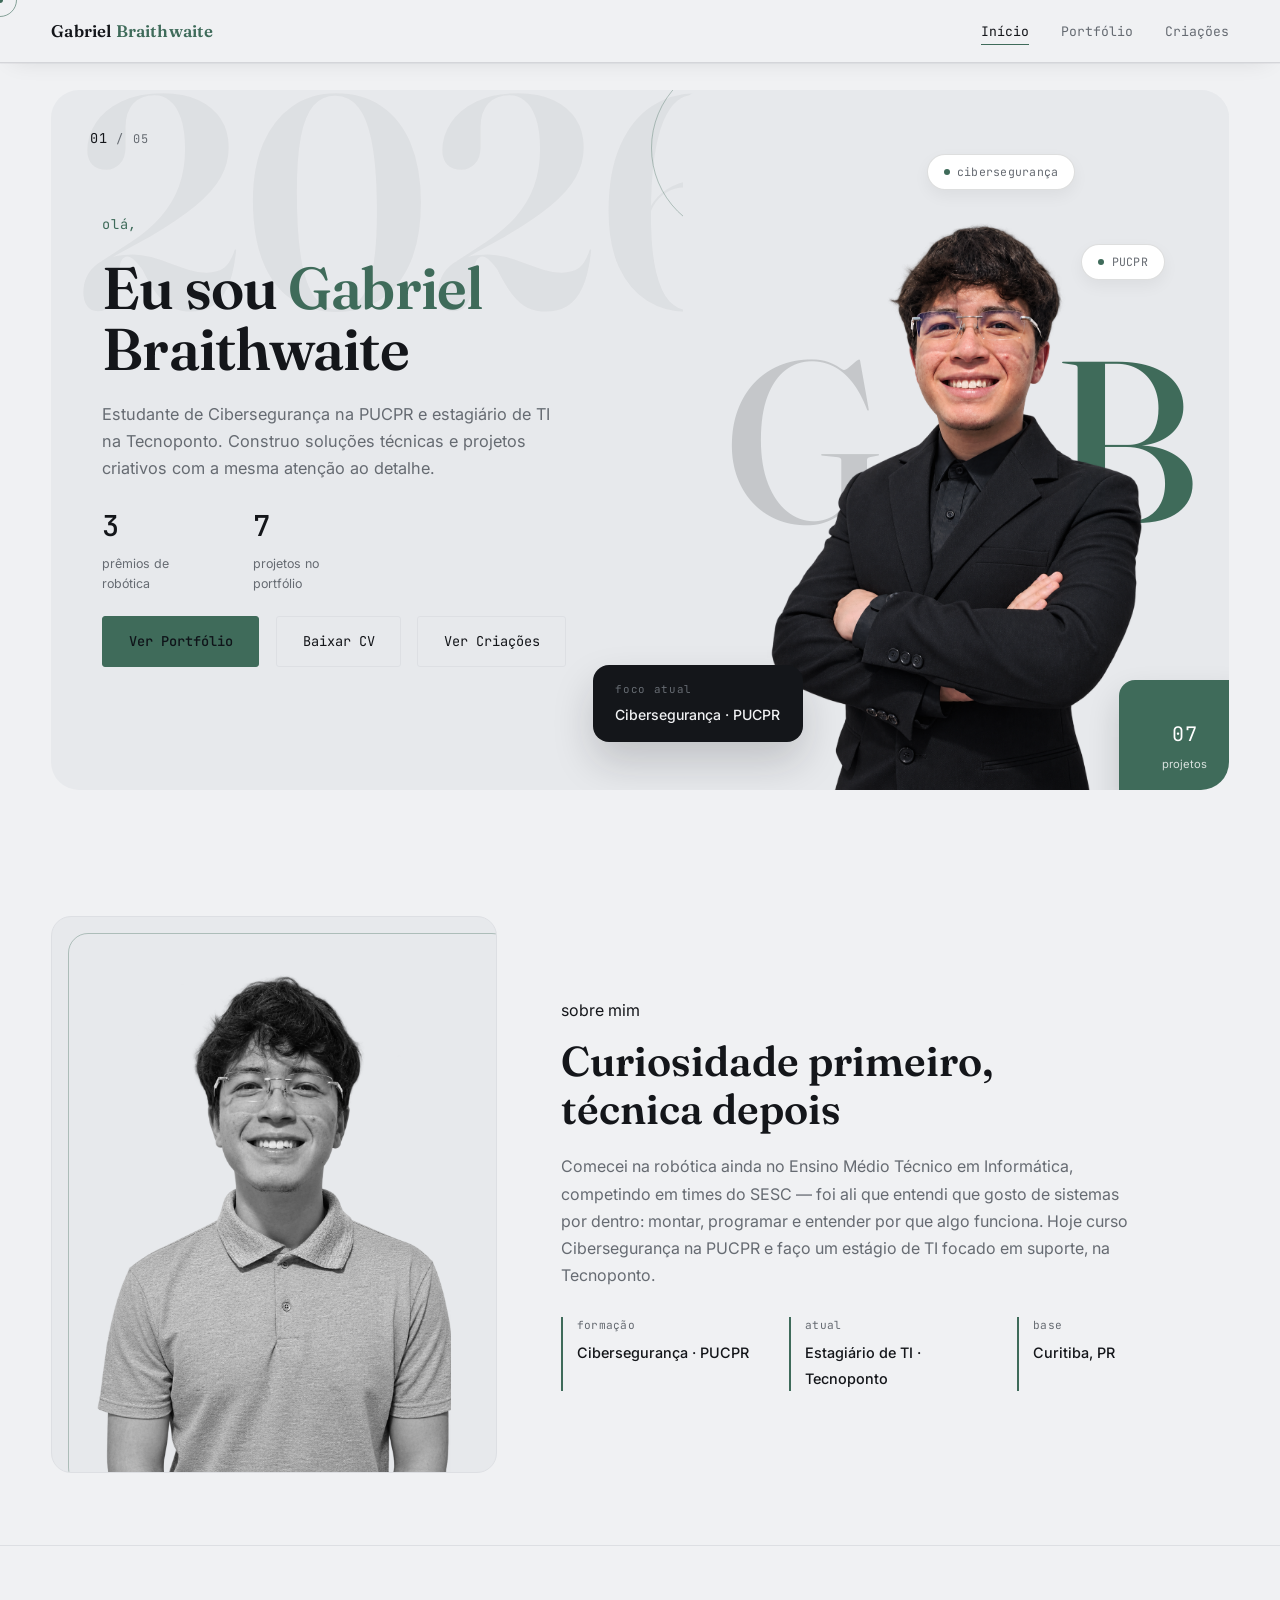
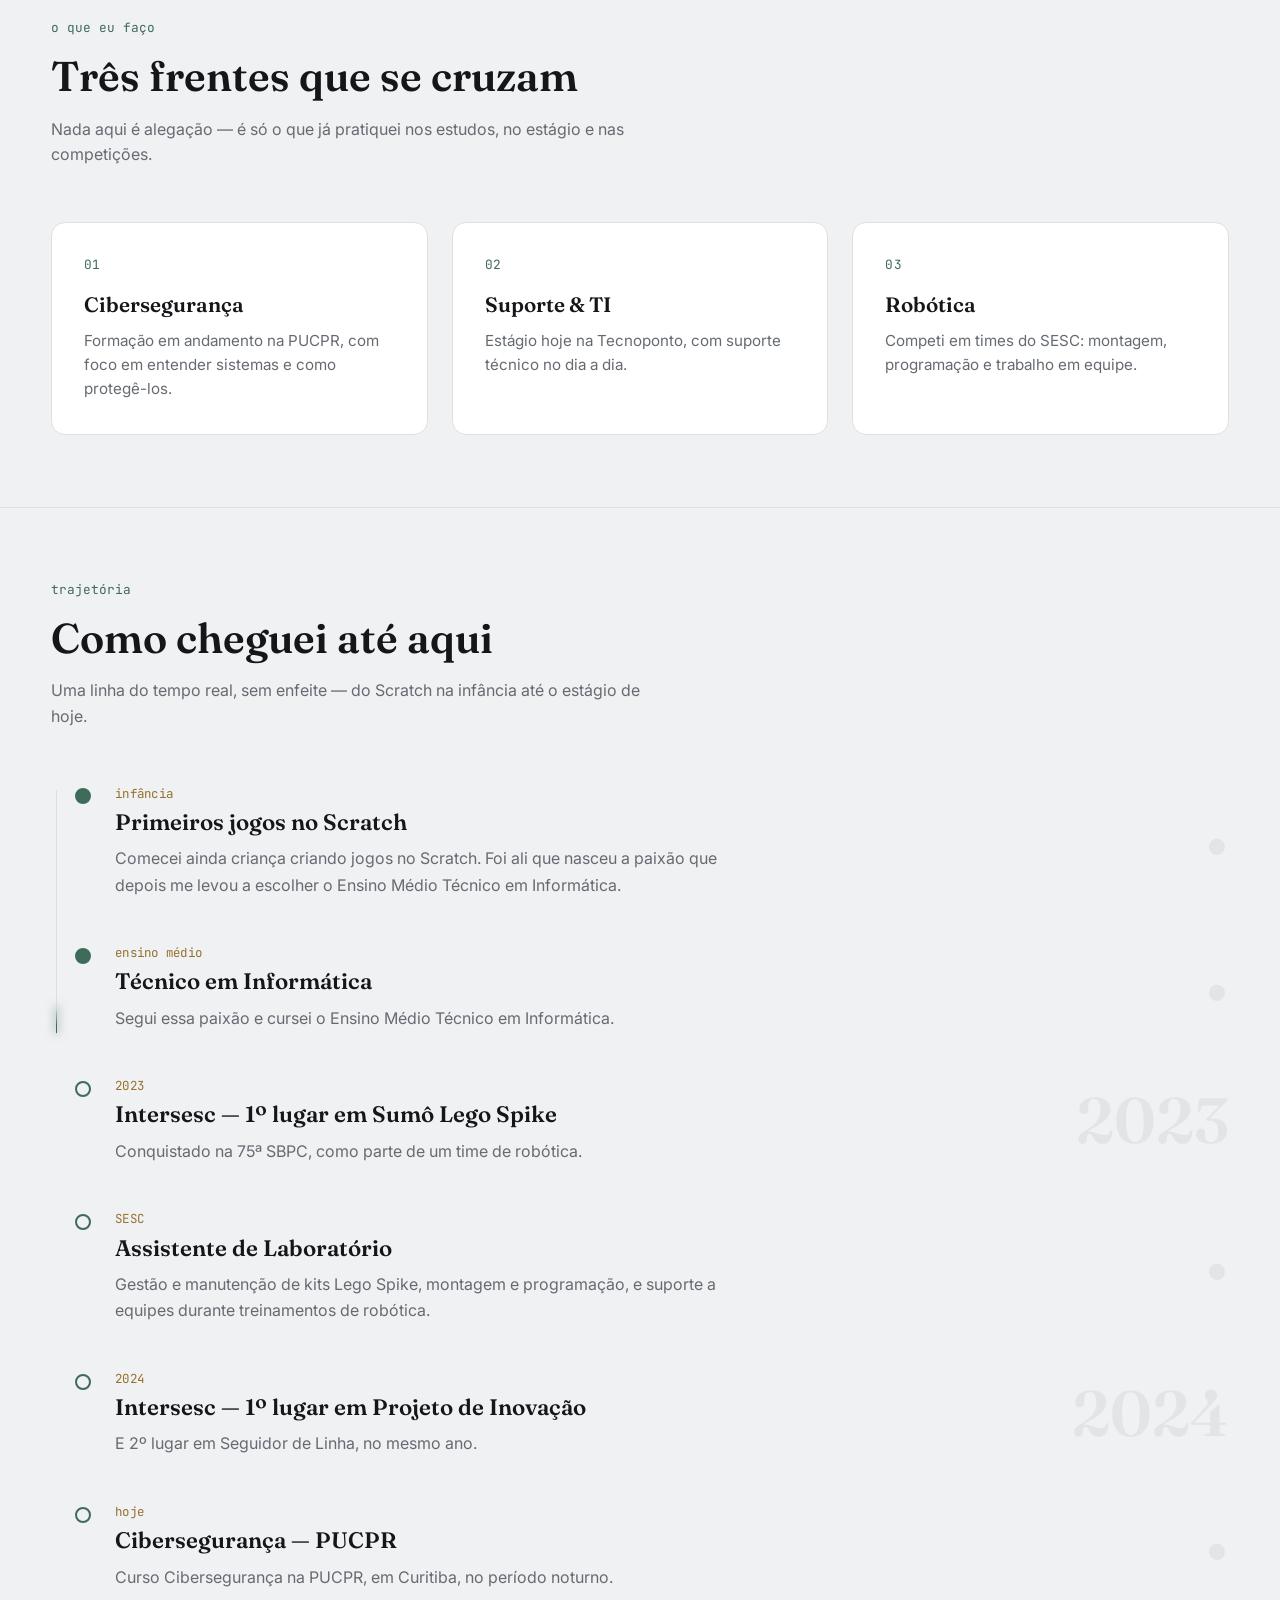
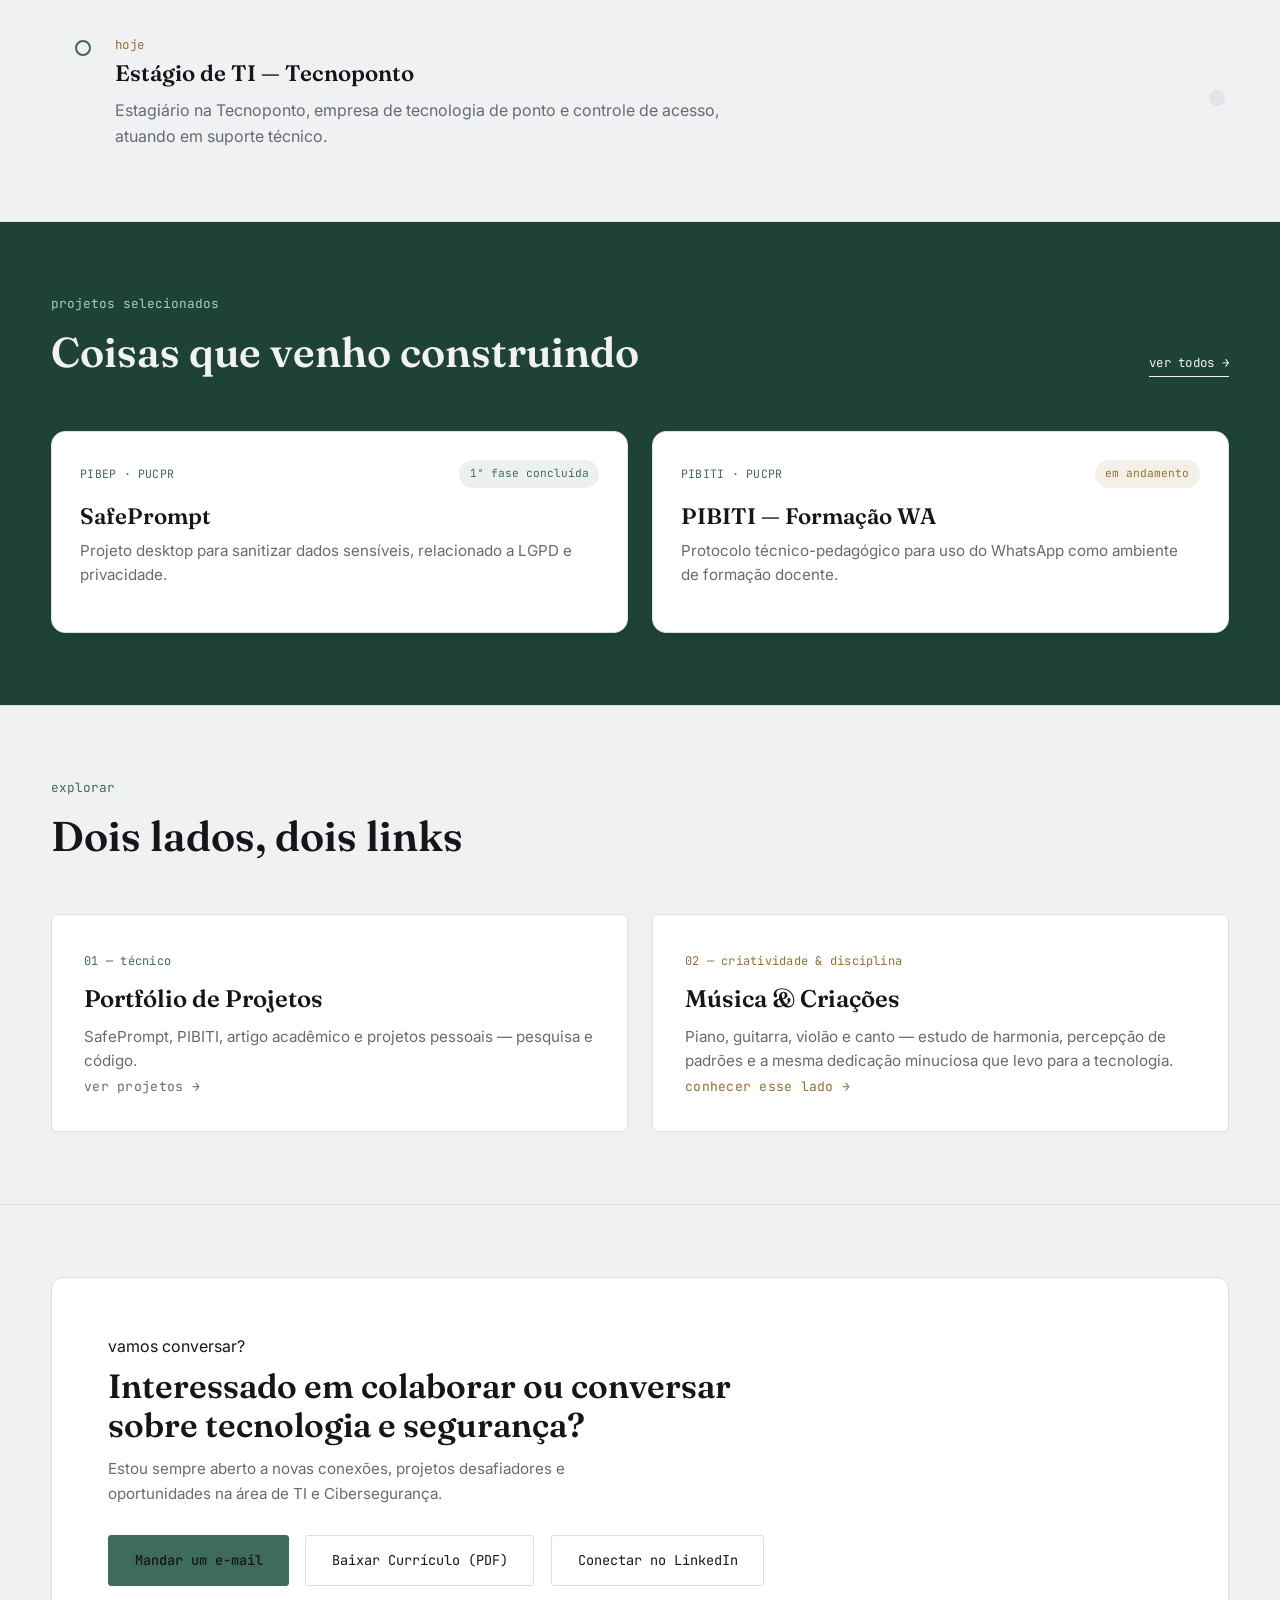
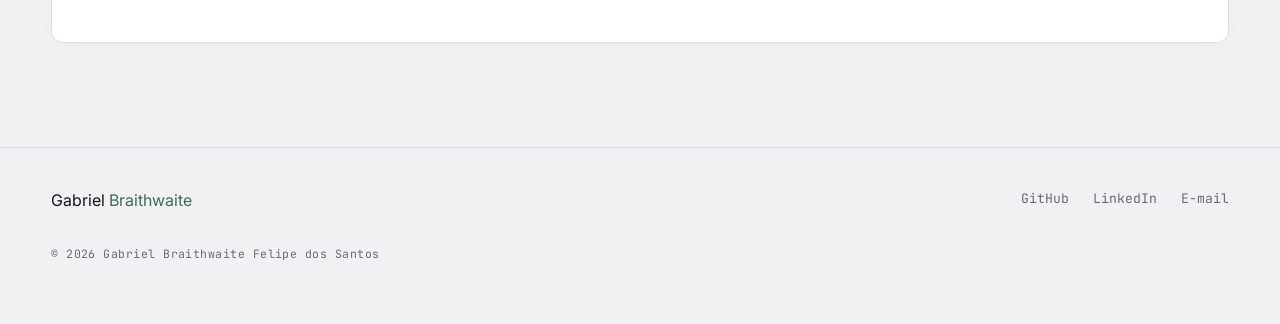
<file: index.html>
<!DOCTYPE html>
<html lang="pt-BR">
<head>
  <meta charset="UTF-8" />
  <meta name="viewport" content="width=device-width, initial-scale=1.0" />
  <title>Gabriel Braithwaite Felipe dos Santos — Portfólio</title>
  <meta name="description" content="Gabriel Braithwaite Felipe dos Santos — estudante de Cibersegurança na PUCPR e estagiário de TI. Portfólio de projetos e trajetória." />
  <link rel="icon" type="image/svg+xml" href="assets/images/favicon.svg" />
  <meta property="og:type" content="website" />
  <meta property="og:title" content="Gabriel Braithwaite Felipe dos Santos — Portfólio" />
  <meta property="og:description" content="Estudante de Cibersegurança na PUCPR e estagiário de TI. Portfólio de projetos técnicos e trajetória." />
  <meta property="og:url" content="https://gabrielbraithwaitesantos.github.io/portfolio/" />
  <meta property="og:image" content="https://gabrielbraithwaitesantos.github.io/portfolio/assets/images/gabriel.png" />
  <meta name="twitter:card" content="summary_large_image" />
  <link rel="stylesheet" href="css/style.css" />
  <link rel="stylesheet" href="css/animations.css" />
</head>
<body>

  <nav class="site-nav">
    <div class="wrap">
      <a href="index.html" class="brand">Gabriel <span>Braithwaite</span></a>
      <ul class="nav-links">
        <li><a href="index.html" class="active">Início</a></li>
        <li><a href="portfolio/index.html">Portfólio</a></li>
        <li><a href="criacoes/index.html">Criações</a></li>
      </ul>
    </div>
  </nav>

  <header class="hero">
    <div class="wrap">
      <div class="hero-card">
        <!-- ano gigante decorativo, atrás de tudo -->
        <span class="hero-decor-year" aria-hidden="true">2026</span>

        <!-- número/paginação solta, canto superior esquerdo -->
        <div class="hero-index mono">
          <span class="hero-index-num">01</span>
          <span class="hero-index-total">/ 05</span>
        </div>

        <!-- pill solta, canto superior direito -->
        <span class="hero-tag hero-tag-1 mono"><i></i>cibersegurança</span>

        <!-- pill solta, sobre a composição central -->
        <span class="hero-tag hero-tag-2 mono"><i></i>PUCPR</span>

        <!-- card escuro flutuante com o foco atual -->
        <div class="hero-focus-card">
          <span class="hero-focus-label mono">foco atual</span>
          <span class="hero-focus-value">Cibersegurança · PUCPR</span>
        </div>

        <div class="hero-content">
          <span class="hero-hello mono">olá,</span>
          <h1 class="hero-title">Eu sou <span class="accent-word">Gabriel</span> Braithwaite</h1>
          <p class="hero-caption">
            Estudante de Cibersegurança na PUCPR e estagiário de TI na Tecnoponto. Construo
            soluções técnicas e projetos criativos com a mesma atenção ao detalhe.
          </p>
          <div class="hero-stats">
            <div>
              <span class="stat-num mono">3</span>
              <span class="stat-label">prêmios de robótica</span>
            </div>
            <div>
              <span class="stat-num mono">7</span>
              <span class="stat-label">projetos no portfólio</span>
            </div>
          </div>
          <div class="hero-cta cta-row">
            <a href="portfolio/index.html" class="btn btn-primary">Ver Portfólio</a>
            <a href="assets/curriculo-gabriel-braithwaite.pdf" target="_blank" class="btn btn-ghost">Baixar CV</a>
            <a href="criacoes/index.html" class="btn btn-ghost">Ver Criações</a>
          </div>
        </div>

        <div class="hero-visual" aria-hidden="true">
          <div class="hero-visual-ring"></div>
          <div class="hero-visual-frame">
            <span class="hero-visual-word hero-visual-word-g mono" aria-hidden="true">G</span>
            <span class="hero-visual-word hero-visual-word-accent mono" aria-hidden="true">B</span>
            <img class="hero-visual-photo" src="assets/images/gabriel.png" alt="Gabriel Braithwaite Felipe dos Santos">
          </div>
          <div class="hero-visual-badge">
            <span class="mono">07</span>
            <span>projetos</span>
          </div>
        </div>
      </div>
    </div>
  </header>

  <section id="sobre">
    <div class="wrap">
      <div class="about-grid">
        <div class="about-visual" data-reveal aria-hidden="true">
          <img class="about-visual-photo" src="assets/images/gabriel-sobre.png" alt="Gabriel Braithwaite Felipe dos Santos">
        </div>
        <div class="about-content" data-reveal>
          <span class="kicker">sobre mim</span>
          <h2>Curiosidade primeiro, técnica depois</h2>
          <p>
            Comecei na robótica ainda no Ensino Médio Técnico em Informática, competindo em times
            do SESC — foi ali que entendi que gosto de sistemas por dentro: montar, programar e
            entender por que algo funciona. Hoje curso Cibersegurança na PUCPR e faço um estágio de
            TI focado em suporte, na Tecnoponto.
          </p>
          <div class="about-facts">
            <div>
              <span class="fact-label mono">formação</span>
              <span class="fact-value">Cibersegurança · PUCPR</span>
            </div>
            <div>
              <span class="fact-label mono">atual</span>
              <span class="fact-value">Estagiário de TI · Tecnoponto</span>
            </div>
            <div>
              <span class="fact-label mono">base</span>
              <span class="fact-value">Curitiba, PR</span>
            </div>
          </div>
        </div>
      </div>
    </div>
  </section>

  <section id="o-que-faco">
    <div class="wrap">
      <div class="section-head" data-reveal>
        <span class="kicker">o que eu faço</span>
        <h2>Três frentes que se cruzam</h2>
        <p>Nada aqui é alegação — é só o que já pratiquei nos estudos, no estágio e nas competições.</p>
      </div>

      <div class="skills-grid" data-reveal-group>
        <div class="skill-card" data-reveal>
          <span class="skill-num mono">01</span>
          <h3>Cibersegurança</h3>
          <p>Formação em andamento na PUCPR, com foco em entender sistemas e como protegê-los.</p>
        </div>
        <div class="skill-card" data-reveal>
          <span class="skill-num mono">02</span>
          <h3>Suporte &amp; TI</h3>
          <p>Estágio hoje na Tecnoponto, com suporte técnico no dia a dia.</p>
        </div>
        <div class="skill-card" data-reveal>
          <span class="skill-num mono">03</span>
          <h3>Robótica</h3>
          <p>Competi em times do SESC: montagem, programação e trabalho em equipe.</p>
        </div>
      </div>
    </div>
  </section>

  <section id="trajetoria">
    <div class="wrap">
      <div class="section-head" data-reveal>
        <span class="kicker">trajetória</span>
        <h2>Como cheguei até aqui</h2>
        <p>Uma linha do tempo real, sem enfeite — do Scratch na infância até o estágio de hoje.</p>
      </div>

      <div class="timeline" data-reveal-group>
        <div class="timeline-item" data-reveal>
          <span class="timeline-marker"></span>
          <div class="timeline-item-body">
            <span class="t-year mono">infância</span>
            <h3>Primeiros jogos no Scratch</h3>
            <p>
              Comecei ainda criança criando jogos no Scratch. Foi ali que nasceu a paixão que depois
              me levou a escolher o Ensino Médio Técnico em Informática.
            </p>
          </div>
          <span class="timeline-item-year-decor" aria-hidden="true">•</span>
        </div>

        <div class="timeline-item" data-reveal>
          <span class="timeline-marker"></span>
          <div class="timeline-item-body">
            <span class="t-year mono">ensino médio</span>
            <h3>Técnico em Informática</h3>
            <p>Segui essa paixão e cursei o Ensino Médio Técnico em Informática.</p>
          </div>
          <span class="timeline-item-year-decor" aria-hidden="true">•</span>
        </div>

        <div class="timeline-item highlight" data-reveal>
          <span class="timeline-marker"></span>
          <div class="timeline-item-body">
            <span class="t-year mono">2023</span>
            <h3>Intersesc — 1º lugar em Sumô Lego Spike</h3>
            <p>Conquistado na 75ª SBPC, como parte de um time de robótica.</p>
          </div>
          <span class="timeline-item-year-decor">2023</span>
        </div>

        <div class="timeline-item" data-reveal>
          <span class="timeline-marker"></span>
          <div class="timeline-item-body">
            <span class="t-year mono">SESC</span>
            <h3>Assistente de Laboratório</h3>
            <p>
              Gestão e manutenção de kits Lego Spike, montagem e programação, e suporte a equipes
              durante treinamentos de robótica.
            </p>
          </div>
          <span class="timeline-item-year-decor" aria-hidden="true">•</span>
        </div>

        <div class="timeline-item highlight" data-reveal>
          <span class="timeline-marker"></span>
          <div class="timeline-item-body">
            <span class="t-year mono">2024</span>
            <h3>Intersesc — 1º lugar em Projeto de Inovação</h3>
            <p>E 2º lugar em Seguidor de Linha, no mesmo ano.</p>
          </div>
          <span class="timeline-item-year-decor">2024</span>
        </div>

        <div class="timeline-item" data-reveal>
          <span class="timeline-marker"></span>
          <div class="timeline-item-body">
            <span class="t-year mono">hoje</span>
            <h3>Cibersegurança — PUCPR</h3>
            <p>Curso Cibersegurança na PUCPR, em Curitiba, no período noturno.</p>
          </div>
          <span class="timeline-item-year-decor" aria-hidden="true">•</span>
        </div>

        <div class="timeline-item highlight" data-reveal>
          <span class="timeline-marker"></span>
          <div class="timeline-item-body">
            <span class="t-year mono">hoje</span>
            <h3>Estágio de TI — Tecnoponto</h3>
            <p>
              Estagiário na Tecnoponto, empresa de tecnologia de ponto e controle de acesso,
              atuando em suporte técnico.
            </p>
          </div>
          <span class="timeline-item-year-decor" aria-hidden="true">•</span>
        </div>
      </div>
    </div>
  </section>

  <section id="projetos-destaque">
    <div class="wrap">
      <div class="section-head split" data-reveal>
        <div>
          <span class="kicker">projetos selecionados</span>
          <h2>Coisas que venho construindo</h2>
        </div>
        <a href="portfolio/index.html" class="see-all mono">ver todos →</a>
      </div>

      <div class="featured-grid" data-reveal-group>
        <a href="portfolio/index.html#safeprompt" class="featured-card" data-reveal>
          <div class="featured-top">
            <span class="mono">PIBEP · PUCPR</span>
            <span class="status-badge done">1ª fase concluída</span>
          </div>
          <h3>SafePrompt</h3>
          <p>Projeto desktop para sanitizar dados sensíveis, relacionado a LGPD e privacidade.</p>
          <span class="featured-card-hint">ver no portfólio →</span>
        </a>

        <a href="portfolio/index.html#pibiti" class="featured-card" data-reveal>
          <div class="featured-top">
            <span class="mono">PIBITI · PUCPR</span>
            <span class="status-badge progress">em andamento</span>
          </div>
          <h3>PIBITI — Formação WA</h3>
          <p>Protocolo técnico-pedagógico para uso do WhatsApp como ambiente de formação docente.</p>
          <span class="featured-card-hint">ver no portfólio →</span>
        </a>
      </div>
    </div>
  </section>

  <section id="explorar">
    <div class="wrap">
      <div class="section-head" data-reveal>
        <span class="kicker">explorar</span>
        <h2>Dois lados, dois links</h2>
      </div>

      <div class="preview-links">
        <a href="portfolio/index.html" class="preview-card" data-reveal>
          <span class="mono">01 — técnico</span>
          <h3>Portfólio de Projetos</h3>
          <p>SafePrompt, PIBITI, artigo acadêmico e projetos pessoais — pesquisa e código.</p>
          <span class="go mono">ver projetos →</span>
        </a>

        <a href="criacoes/index.html" class="preview-card warm" data-reveal>
          <span class="mono">02 — criatividade &amp; disciplina</span>
          <h3>Música &amp; Criações</h3>
          <p>Piano, guitarra, violão e canto — estudo de harmonia, percepção de padrões e a mesma dedicação minuciosa que levo para a tecnologia.</p>
          <span class="go mono">conhecer esse lado →</span>
        </a>
      </div>
    </div>
  </section>

  <section id="contato">
    <div class="wrap">
      <div class="contact-card" data-reveal>
        <span class="kicker">vamos conversar?</span>
        <h2>Interessado em colaborar ou conversar sobre tecnologia e segurança?</h2>
        <p>
          Estou sempre aberto a novas conexões, projetos desafiadores e oportunidades na área de TI
          e Cibersegurança.
        </p>
        <div class="contact-actions cta-row">
          <a href="mailto:gabriel.braithwaite.santos@gmail.com" class="btn btn-primary">Mandar um e-mail</a>
          <a href="assets/curriculo-gabriel-braithwaite.pdf" target="_blank" class="btn btn-ghost">Baixar Currículo (PDF)</a>
          <a href="https://www.linkedin.com/in/gabrielbraithwaitefelipe/" target="_blank" rel="noopener" class="btn btn-ghost">Conectar no LinkedIn</a>
        </div>
      </div>
    </div>
  </section>

  <footer>
    <div class="wrap">
      <div class="foot-top">
        <a href="index.html" class="brand">Gabriel <span style="color: var(--accent)">Braithwaite</span></a>
        <div class="foot-links">
          <!-- Edite/adicione seus links de contato aqui (e-mail, LinkedIn, GitHub, etc) -->
          <a href="https://github.com/gabrielbraithwaitesantos" target="_blank" rel="noopener">GitHub</a>
          <a href="https://www.linkedin.com/in/gabrielbraithwaitefelipe/" target="_blank" rel="noopener">LinkedIn</a>
          <a href="mailto:gabriel.braithwaite.santos@gmail.com">E-mail</a>
        </div>
      </div>
      <span class="footer-name mono">© 2026 Gabriel Braithwaite Felipe dos Santos</span>
    </div>
  </footer>

  <script src="js/cursor.js"></script>
  <script src="js/scroll-reveal.js"></script>
  <script src="js/interactions.js"></script>
</body>
</html>
</file>
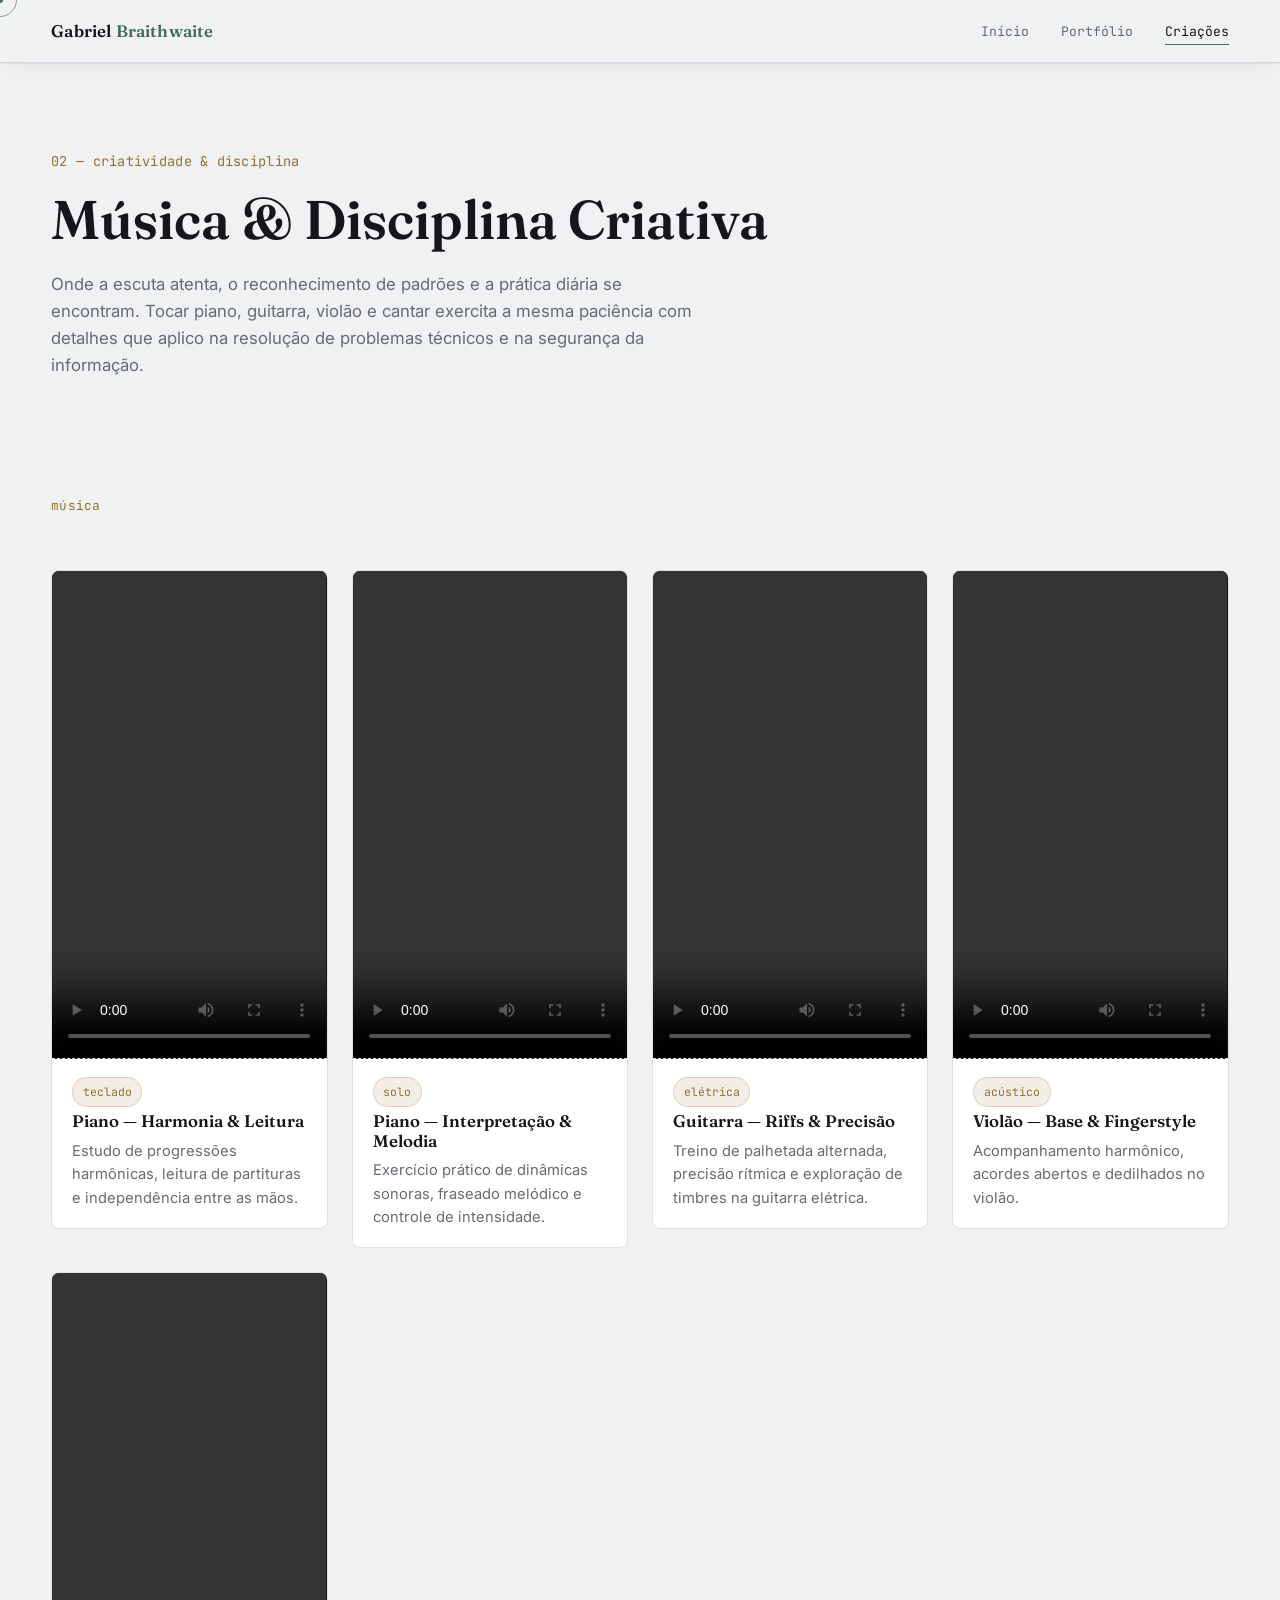
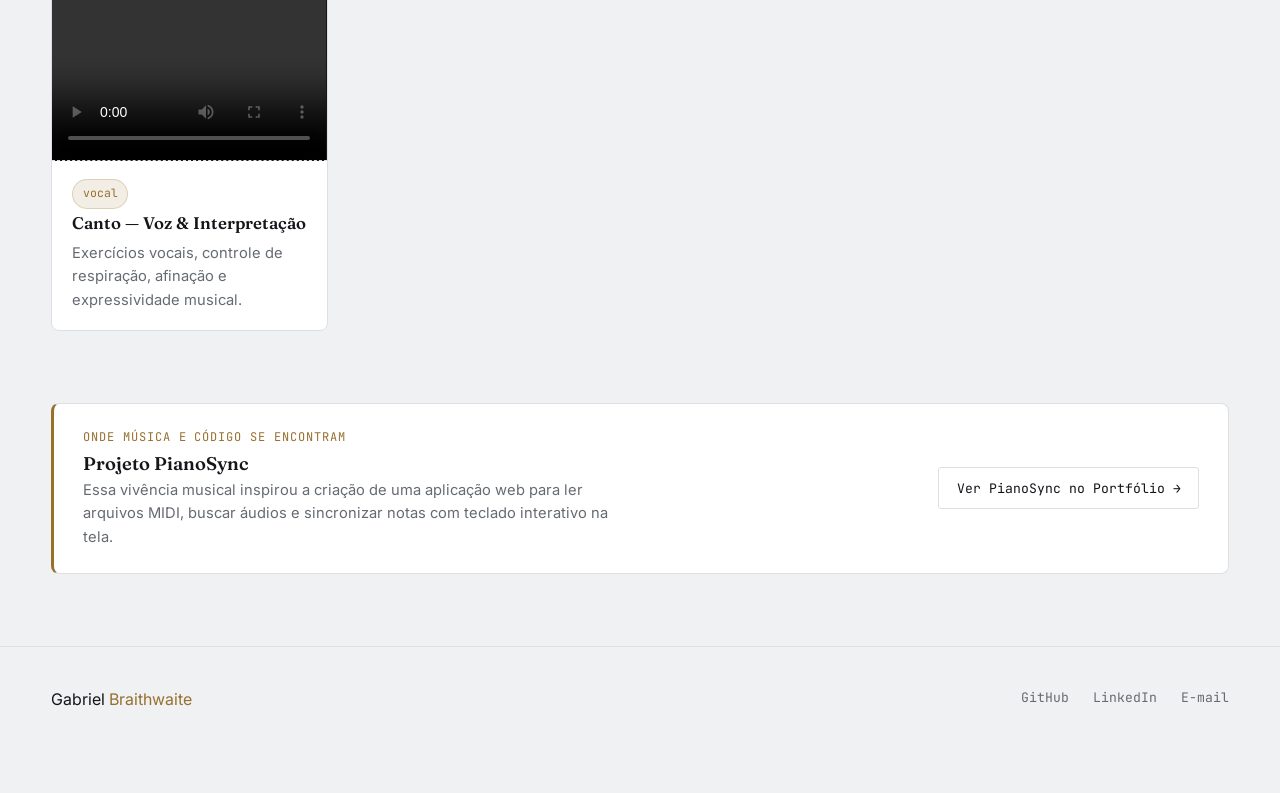
<file: criacoes/index.html>
<!DOCTYPE html>
<html lang="pt-BR">
<head>
  <meta charset="UTF-8" />
  <meta name="viewport" content="width=device-width, initial-scale=1.0" />
  <title>Criações — Gabriel Braithwaite Felipe dos Santos</title>
  <meta name="description" content="Coleção de criações pessoais de Gabriel Braithwaite Felipe dos Santos: música, piano, guitarra, violão e projetos criativos." />
  <link rel="icon" type="image/svg+xml" href="../assets/images/favicon.svg" />
  <meta property="og:type" content="website" />
  <meta property="og:title" content="Criações Pessoais — Gabriel Braithwaite" />
  <meta property="og:description" content="Música, piano, guitarra, violão e criações de Gabriel Braithwaite." />
  <meta property="og:url" content="https://gabrielbraithwaitesantos.github.io/portfolio/criacoes/" />
  <meta property="og:image" content="https://gabrielbraithwaitesantos.github.io/portfolio/assets/images/gabriel.png" />
  <meta name="twitter:card" content="summary_large_image" />
  <link rel="stylesheet" href="../css/style.css" />
  <link rel="stylesheet" href="../css/animations.css" />
</head>
<body>

  <nav class="site-nav">
    <div class="wrap">
      <a href="../index.html" class="brand">Gabriel <span>Braithwaite</span></a>
      <ul class="nav-links">
        <li><a href="../index.html">Início</a></li>
        <li><a href="../portfolio/index.html">Portfólio</a></li>
        <li><a href="index.html" class="active">Criações</a></li>
      </ul>
    </div>
  </nav>

  <header class="page-head warm">
    <div class="wrap">
      <span class="kicker mono">02 — criatividade &amp; disciplina</span>
      <h1>Música &amp; Disciplina Criativa</h1>
      <p>
        Onde a escuta atenta, o reconhecimento de padrões e a prática diária se encontram.
        Tocar piano, guitarra, violão e cantar exercita a mesma paciência com detalhes que aplico
        na resolução de problemas técnicos e na segurança da informação.
      </p>
    </div>
  </header>

  <section>
    <div class="wrap">
      <div class="section-head" data-reveal>
        <span class="kicker mono" style="color: var(--accent-warm)">música</span>
      </div>

      <div class="creation-grid" data-reveal-group>

        <article class="creation-card" data-reveal>
          <div class="creation-media">
            <video src="../assets/videos/criacoes/piano-1.mp4" controls playsinline preload="metadata"></video>
          </div>
          <div class="creation-body">
            <div class="card-top" style="margin-bottom: 0.35rem;">
              <span class="tag" style="background: rgba(150, 112, 47, 0.12); color: var(--accent-warm); border-color: rgba(150, 112, 47, 0.25);">teclado</span>
            </div>
            <h3>Piano — Harmonia &amp; Leitura</h3>
            <p>Estudo de progressões harmônicas, leitura de partituras e independência entre as mãos.</p>
          </div>
        </article>

        <article class="creation-card" data-reveal>
          <div class="creation-media">
            <video src="../assets/videos/criacoes/piano-2.mp4" controls playsinline preload="metadata"></video>
          </div>
          <div class="creation-body">
            <div class="card-top" style="margin-bottom: 0.35rem;">
              <span class="tag" style="background: rgba(150, 112, 47, 0.12); color: var(--accent-warm); border-color: rgba(150, 112, 47, 0.25);">solo</span>
            </div>
            <h3>Piano — Interpretação &amp; Melodia</h3>
            <p>Exercício prático de dinâmicas sonoras, fraseado melódico e controle de intensidade.</p>
          </div>
        </article>

        <article class="creation-card" data-reveal>
          <div class="creation-media">
            <video src="../assets/videos/criacoes/guitarra.mp4" controls playsinline preload="metadata"></video>
          </div>
          <div class="creation-body">
            <div class="card-top" style="margin-bottom: 0.35rem;">
              <span class="tag" style="background: rgba(150, 112, 47, 0.12); color: var(--accent-warm); border-color: rgba(150, 112, 47, 0.25);">elétrica</span>
            </div>
            <h3>Guitarra — Riffs &amp; Precisão</h3>
            <p>Treino de palhetada alternada, precisão rítmica e exploração de timbres na guitarra elétrica.</p>
          </div>
        </article>

        <article class="creation-card" data-reveal>
          <div class="creation-media">
            <video src="../assets/videos/criacoes/violao.mp4" controls playsinline preload="metadata"></video>
          </div>
          <div class="creation-body">
            <div class="card-top" style="margin-bottom: 0.35rem;">
              <span class="tag" style="background: rgba(150, 112, 47, 0.12); color: var(--accent-warm); border-color: rgba(150, 112, 47, 0.25);">acústico</span>
            </div>
            <h3>Violão — Base &amp; Fingerstyle</h3>
            <p>Acompanhamento harmônico, acordes abertos e dedilhados no violão.</p>
          </div>
        </article>

        <article class="creation-card" data-reveal>
          <div class="creation-media">
            <video src="../assets/videos/criacoes/canto.mp4" controls playsinline preload="metadata"></video>
          </div>
          <div class="creation-body">
            <div class="card-top" style="margin-bottom: 0.35rem;">
              <span class="tag" style="background: rgba(150, 112, 47, 0.12); color: var(--accent-warm); border-color: rgba(150, 112, 47, 0.25);">vocal</span>
            </div>
            <h3>Canto — Voz &amp; Interpretação</h3>
            <p>Exercícios vocais, controle de respiração, afinação e expressividade musical.</p>
          </div>
        </article>

      </div>

      <div class="piano-bridge-card" data-reveal style="margin-top: 2.5rem; background: var(--surface); border: 1px solid var(--border); border-left: 3px solid var(--accent-warm); border-radius: 8px; padding: 1.5rem 1.8rem; display: flex; flex-wrap: wrap; align-items: center; justify-content: space-between; gap: 1rem;">
        <div>
          <span class="mono" style="font-size: 0.75rem; text-transform: uppercase; letter-spacing: 0.08em; color: var(--accent-warm); display: block; margin-bottom: 0.35rem;">onde música e código se encontram</span>
          <h3 style="font-size: 1.15rem; margin-bottom: 0.3rem;">Projeto PianoSync</h3>
          <p style="color: var(--text-dim); font-size: 0.92rem; max-width: 60ch;">Essa vivência musical inspirou a criação de uma aplicação web para ler arquivos MIDI, buscar áudios e sincronizar notas com teclado interativo na tela.</p>
        </div>
        <a href="../portfolio/index.html#pianosync" class="btn btn-ghost" style="font-size: 0.82rem; padding: 0.6rem 1.1rem; border-color: var(--border);">Ver PianoSync no Portfólio →</a>
      </div>
    </div>
  </section>

  <footer>
    <div class="wrap">
      <div class="foot-top">
        <a href="../index.html" class="brand">Gabriel <span style="color: var(--accent-warm)">Braithwaite</span></a>
        <div class="foot-links">
          <a href="https://github.com/gabrielbraithwaitesantos" target="_blank" rel="noopener">GitHub</a>
          <a href="https://www.linkedin.com/in/gabrielbraithwaitefelipe/" target="_blank" rel="noopener">LinkedIn</a>
          <a href="mailto:gabriel.braithwaite.santos@gmail.com">E-mail</a>
        </div>
      </div>
    </div>
  </footer>

  <script src="../js/cursor.js"></script>
  <script src="../js/scroll-reveal.js"></script>
  <script src="../js/interactions.js"></script>
</body>
</html>
</file>
<file: css/style.css>
/* ==========================================================================
   Gabriel Braithwaite Felipe dos Santos — Portfólio pessoal
   style.css — variáveis, reset, tipografia e layout base
   ========================================================================== */

@import url('https://fonts.googleapis.com/css2?family=Fraunces:opsz,wght@9..144,400;9..144,500;9..144,600&family=JetBrains+Mono:wght@400;500&family=Inter:wght@400;500;600&display=swap');

:root {
  /* Paleta — clara, split hero (fundo cinza bem suave + cards brancos) */
  --bg: #F0F1F3;
  --surface: #FFFFFF;
  --surface-hover: #E7E9EC;
  --text: #14161A;
  --text-dim: #666B72;
  --accent: #3F6B5A;      /* verde-azulado sóbrio — técnico */
  --accent-warm: #96702F; /* dourado escurecido p/ contraste no claro — musical/criativo */
  --border: #DDDFE3;

  /* tons decorativos de fundo (numerais/ano gigante) */
  --decor: #E2E4E8;

  /* Tipografia */
  --font-serif: 'Fraunces', Georgia, serif;
  --font-mono: 'JetBrains Mono', 'Courier New', monospace;
  --font-sans: 'Inter', -apple-system, BlinkMacSystemFont, sans-serif;

  /* Espaçamento / layout */
  --max-width: 1440px;
  --gutter: clamp(1.5rem, 4vw, 3.5rem);
}

*,
*::before,
*::after {
  box-sizing: border-box;
}

html {
  scroll-behavior: smooth;
}

body {
  margin: 0;
  background: var(--bg);
  color: var(--text);
  font-family: var(--font-sans);
  font-size: 16px;
  line-height: 1.6;
  -webkit-font-smoothing: antialiased;
}

img {
  max-width: 100%;
  display: block;
}

a {
  color: inherit;
  text-decoration: none;
}

ul {
  list-style: none;
  margin: 0;
  padding: 0;
}

h1, h2, h3, h4 {
  font-family: var(--font-serif);
  font-weight: 600;
  line-height: 1.15;
  margin: 0;
}

p {
  margin: 0;
}

.mono {
  font-family: var(--font-mono);
  letter-spacing: 0.02em;
}

.wrap {
  max-width: var(--max-width);
  margin: 0 auto;
  padding: 0 var(--gutter);
}

/* ---------------------------------- Nav --------------------------------- */

.site-nav {
  position: sticky;
  top: 0;
  z-index: 50;
  background: rgba(240, 241, 243, 0.92);
  backdrop-filter: blur(16px) saturate(140%);
  -webkit-backdrop-filter: blur(16px) saturate(140%);
  border-bottom: 1px solid rgba(20, 22, 26, 0.12);
  box-shadow: 0 1px 0 rgba(20, 22, 26, 0.04), 0 8px 24px -12px rgba(20, 22, 26, 0.12);
}

.site-nav .wrap {
  display: flex;
  align-items: center;
  justify-content: space-between;
  padding-top: 1.1rem;
  padding-bottom: 1.1rem;
}

.site-nav .brand {
  font-family: var(--font-serif);
  font-size: 1.05rem;
  font-weight: 600;
  letter-spacing: 0.01em;
  color: var(--text);
}

.site-nav .brand span {
  color: var(--accent);
}

.nav-links {
  display: flex;
  gap: 2rem;
}

.nav-links a {
  position: relative;
  font-family: var(--font-mono);
  font-size: 0.82rem;
  color: var(--text-dim);
  padding-bottom: 0.3rem;
  transition: color 0.25s ease;
}

.nav-links a::after {
  content: '';
  position: absolute;
  left: 0;
  bottom: 0;
  width: 100%;
  height: 1px;
  background: var(--accent);
  transform: scaleX(0);
  transform-origin: left;
  transition: transform 0.35s cubic-bezier(0.65, 0, 0.35, 1);
}

.nav-links a:hover,
.nav-links a.active {
  color: var(--text);
}

.nav-links a:hover::after,
.nav-links a.active::after {
  transform: scaleX(1);
}

/* --------------------------------- Hero --------------------------------- */
/* Fiel ao mockup aprovado: card único de fundo levemente diferenciado,
   split de duas colunas (texto+CTA à esquerda, foto grande à direita),
   com número de paginação, ano gigante decorativo, tags soltas e um
   card escuro flutuante de "foco atual". Usa a largura toda do .wrap. */

.hero {
  padding: clamp(1.5rem, 3vh, 2.5rem) 0 clamp(2.5rem, 6vh, 4rem);
}

.hero .wrap {
  position: relative;
}

.hero-card {
  position: relative;
  background: var(--surface-hover);
  border-radius: 28px;
  overflow: hidden;
  display: grid;
  grid-template-columns: minmax(0, 1fr) minmax(0, 0.92fr);
  gap: clamp(1.5rem, 3vw, 3rem);
  align-items: stretch;
  min-height: min(78vh, 700px);
}

.hero-decor-year {
  position: absolute;
  top: -6%;
  left: 2%;
  font-family: var(--font-serif);
  font-weight: 600;
  font-size: clamp(9rem, 24vw, 19rem);
  line-height: 1;
  color: rgba(20, 22, 26, 0.045);
  z-index: 0;
  user-select: none;
  white-space: nowrap;
}

.hero-index {
  position: absolute;
  top: clamp(1.5rem, 3vw, 2.5rem);
  left: clamp(1.5rem, 3vw, 2.5rem);
  z-index: 3;
  display: flex;
  align-items: baseline;
  gap: 0.5rem;
}

.hero-index-num {
  font-size: 0.85rem;
  color: var(--text);
  letter-spacing: 0.1em;
}

.hero-index-total {
  font-size: 0.75rem;
  color: var(--text-dim);
  letter-spacing: 0.1em;
}

/* tags soltas, tipo pill, sobre a composição */
.hero-tag {
  position: absolute;
  z-index: 3;
  display: inline-flex;
  align-items: center;
  gap: 0.45rem;
  font-size: 0.72rem;
  color: var(--text-dim);
  background: var(--surface);
  border: 1px solid rgba(20, 22, 26, 0.14);
  padding: 0.5rem 1rem;
  border-radius: 100px;
  box-shadow: 0 6px 16px rgba(20, 22, 26, 0.05);
}

.hero-tag i {
  width: 6px;
  height: 6px;
  border-radius: 50%;
  background: var(--accent);
  flex-shrink: 0;
  font-style: normal;
}

.hero-tag-1 { top: clamp(2.5rem, 5vw, 4rem); right: clamp(4.5rem, 12vw, 11rem); }
.hero-tag-2 { top: 22%; right: clamp(1.25rem, 6vw, 4rem); }

/* card escuro flutuante com o foco atual */
.hero-focus-card {
  position: absolute;
  left: 46%;
  bottom: clamp(1.5rem, 6vh, 3rem);
  z-index: 4;
  background: var(--text);
  border-radius: 16px;
  padding: 1rem 1.4rem;
  box-shadow: 0 20px 40px rgba(20, 22, 26, 0.18);
}

.hero-focus-label {
  display: block;
  font-size: 0.68rem;
  color: var(--text-dim);
  letter-spacing: 0.06em;
  margin-bottom: 0.3rem;
}

.hero-focus-value {
  display: block;
  font-size: 0.88rem;
  color: var(--bg);
  font-weight: 500;
}

.hero-content {
  position: relative;
  z-index: 2;
  padding: clamp(2rem, 4vw, 4rem);
  display: flex;
  flex-direction: column;
  justify-content: center;
  gap: 1.35rem;
}

.hero-hello {
  font-size: 0.85rem;
  color: var(--accent);
  letter-spacing: 0.05em;
}

.hero-title {
  font-size: clamp(2.4rem, 4.6vw, 4.4rem);
  line-height: 1.04;
  color: var(--text);
  letter-spacing: -0.015em;
}

.hero-title .accent-word {
  color: var(--accent);
}

.hero-caption {
  color: var(--text-dim);
  font-size: 1.02rem;
  line-height: 1.65;
  max-width: 46ch;
}

.hero-stats {
  display: flex;
  gap: clamp(1.5rem, 3vw, 2.75rem);
}

.hero-stats > div {
  display: flex;
  flex-direction: column;
  gap: 0.3rem;
}

.stat-num {
  font-size: 1.8rem;
  color: var(--text);
  font-weight: 500;
}

.stat-label {
  font-size: 0.78rem;
  color: var(--text-dim);
  max-width: 14ch;
}

.hero-cta {
  display: flex;
  gap: 1rem;
  flex-wrap: wrap;
}

/* ------------------------------ Hero visual ------------------------------- */

.hero-visual {
  position: relative;
  min-height: min(60vh, 540px);
  transition: transform 0.25s ease-out;
  will-change: transform;
}

.hero-visual-ring {
  position: absolute;
  top: -32px;
  left: -32px;
  width: 180px;
  height: 180px;
  border-radius: 50%;
  border: 1.5px solid rgba(63, 107, 90, 0.35);
  z-index: 0;
}

.hero-visual-frame {
  position: relative;
  z-index: 1;
  width: 100%;
  height: 100%;
  background: var(--surface-hover);
  border-radius: 20px;
  display: flex;
  align-items: flex-end;
  justify-content: center;
  overflow: hidden;
}

.hero-monogram {
  font-family: var(--font-serif);
  font-weight: 500;
  font-size: clamp(7rem, 14vw, 15rem);
  color: var(--accent);
  opacity: 0.92;
  letter-spacing: -0.02em;
  user-select: none;
}

.hero-visual-word {
  position: absolute;
  z-index: 0;
  inset: 0;
  display: flex;
  align-items: center;
  justify-content: center;
  font-family: var(--font-serif);
  font-weight: 500;
  font-size: clamp(9rem, 18vw, 18rem);
  color: rgba(20, 22, 26, 0.16);
  user-select: none;
}

.hero-visual-word-g {
  transform: translateX(-0.65em);
}

.hero-visual-word-accent {
  color: var(--accent);
  transform: translateX(0.75em);
}

.hero-visual-photo {
  position: relative;
  z-index: 1;
  width: 82%;
  height: 82%;
  object-fit: contain;
  object-position: center bottom;
  margin: 0 auto;
  display: block;
}

.hero-visual-badge {
  position: absolute;
  z-index: 2;
  bottom: -22px;
  right: -22px;
  width: 132px;
  height: 132px;
  background: var(--accent);
  border-radius: 16px;
  display: flex;
  flex-direction: column;
  align-items: center;
  justify-content: center;
  gap: 0.4rem;
  box-shadow: 0 16px 32px rgba(20, 22, 26, 0.16);
}

.hero-visual-badge .mono {
  font-size: 1.25rem;
  color: #fff;
  letter-spacing: 0.02em;
}

.hero-visual-badge span:last-child {
  font-size: 0.7rem;
  color: rgba(255, 255, 255, 0.8);
}

@media (max-width: 900px) {
  .hero-card {
    grid-template-columns: 1fr;
    min-height: 0;
  }

  .hero-decor-year {
    display: none;
  }

  .hero-index {
    position: static;
    padding: 1.5rem 1.5rem 0;
  }

  .hero-tag,
  .hero-focus-card {
    display: none;
  }

  .hero-content {
    padding: 1rem 1.5rem 2rem;
  }

  .hero-visual {
    min-height: 320px;
    margin: 0 1.5rem 1.5rem;
  }

  .hero-visual-ring {
    display: none;
  }
}

/* -------------------------------- Buttons -------------------------------- */

.btn {
  display: inline-flex;
  align-items: center;
  gap: 0.6rem;
  padding: 0.85rem 1.6rem;
  border-radius: 3px;
  font-family: var(--font-mono);
  font-size: 0.85rem;
  border: 1px solid var(--border);
  transition: border-color 0.3s ease, background 0.3s ease, transform 0.2s ease;
  will-change: transform;
}

.btn-primary {
  background: var(--accent);
  color: #0F1419;
  border-color: var(--accent);
  font-weight: 500;
}

.btn-primary:hover {
  background: #6ba08c;
}

.btn-ghost {
  color: var(--text);
  background: transparent;
}

.btn-ghost:hover {
  border-color: var(--accent-warm);
  color: var(--accent-warm);
}

/* -------------------------------- Section -------------------------------- */

section {
  padding: clamp(3rem, 8vh, 5.5rem) 0;
}

.section-head {
  margin-bottom: clamp(2.5rem, 6vh, 3.5rem);
}

.section-head .kicker {
  display: block;
  font-family: var(--font-mono);
  font-size: 0.8rem;
  color: var(--accent);
  margin-bottom: 0.9rem;
}

.section-head h2 {
  font-size: clamp(1.9rem, 4vw, 2.6rem);
}

.section-head p {
  margin-top: 1rem;
  color: var(--text-dim);
  max-width: 60ch;
}

.section-head.split {
  display: flex;
  align-items: flex-end;
  justify-content: space-between;
  gap: 1.5rem;
  flex-wrap: wrap;
}

.see-all {
  font-size: 0.78rem;
  color: var(--text);
  border-bottom: 1.5px solid var(--text);
  padding-bottom: 0.2rem;
  white-space: nowrap;
}

section + section {
  border-top: 1px solid var(--border);
}

/* ---------------------------------- Sobre ---------------------------------- */

.about-grid {
  display: grid;
  grid-template-columns: minmax(0, 0.8fr) minmax(0, 1.2fr);
  gap: clamp(2rem, 5vw, 4rem);
  align-items: center;
}

.about-visual {
  position: relative;
  aspect-ratio: 4 / 5;
  border-radius: 20px;
  background: var(--surface-hover);
  border: 1px solid var(--border);
  display: flex;
  align-items: flex-end;
  justify-content: center;
  overflow: hidden;
}

.about-visual-photo {
  width: 88%;
  height: 92%;
  object-fit: contain;
  object-position: center bottom;
  display: block;
  filter: grayscale(1);
}

.about-visual::before {
  content: '';
  position: absolute;
  top: 16px;
  left: 16px;
  right: -16px;
  bottom: -16px;
  border: 1.5px solid rgba(63, 107, 90, 0.35);
  border-radius: 20px;
  z-index: -1;
}

.about-visual-label {
  font-size: 0.78rem;
  color: var(--text-dim);
  opacity: 0.7;
}

.about-content h2 {
  font-size: clamp(1.9rem, 3.6vw, 2.6rem);
  margin-top: 0.9rem;
  margin-bottom: 1.25rem;
  max-width: 16ch;
}

.about-content p {
  color: var(--text-dim);
  font-size: 1rem;
  line-height: 1.7;
  max-width: 58ch;
  margin-bottom: 1.75rem;
}

.about-facts {
  display: grid;
  grid-template-columns: repeat(auto-fit, minmax(150px, 1fr));
  gap: 1rem;
}

.about-facts > div {
  border-left: 2px solid var(--accent);
  padding-left: 0.9rem;
}

.fact-label {
  display: block;
  font-size: 0.7rem;
  color: var(--text-dim);
  margin-bottom: 0.3rem;
}

.fact-value {
  font-size: 0.9rem;
  font-weight: 500;
  color: var(--text);
}

/* -------------------------------- Skills -------------------------------- */

.skills-grid {
  display: grid;
  grid-template-columns: repeat(auto-fit, minmax(240px, 1fr));
  gap: 1.5rem;
}

.skill-card {
  background: var(--surface);
  border: 1px solid var(--border);
  border-radius: 14px;
  padding: 2rem;
  transition: border-color 0.3s ease, transform 0.1s linear, box-shadow 0.3s ease;
  transform-style: preserve-3d;
}

.skill-card:hover {
  border-color: var(--accent);
  transform: translateY(-4px);
  box-shadow: 0 16px 32px -12px rgba(20, 22, 26, 0.14);
}

.skill-card:hover .skill-num {
  color: var(--accent-warm);
}

.skill-num {
  display: block;
  font-size: 0.8rem;
  color: var(--accent);
  margin-bottom: 1.1rem;
}

.skill-card h3 {
  font-size: 1.3rem;
  margin-bottom: 0.75rem;
}

.skill-card p {
  color: var(--text-dim);
  font-size: 0.95rem;
  line-height: 1.6;
}

/* ---------------------------- Projetos em destaque ---------------------------- */

.featured-grid {
  display: grid;
  grid-template-columns: repeat(auto-fit, minmax(280px, 1fr));
  gap: 1.5rem;
}

.featured-card {
  position: relative;
  display: block;
  background: var(--surface);
  border: 1px solid var(--border);
  border-radius: 14px;
  padding: 1.75rem;
  padding-bottom: 2.75rem; /* espaço fixo pro hint, não muda no hover — evita o card "crescer" */
  box-shadow: 0 4px 16px -8px rgba(20, 22, 26, 0.12);
  transition: border-color 0.3s ease, transform 0.2s cubic-bezier(0.16, 1, 0.3, 1),
    box-shadow 0.3s ease;
  transform-style: preserve-3d;
}

.featured-card:hover {
  border-color: var(--accent);
  transform: translateY(-4px);
  box-shadow: 0 16px 32px -12px rgba(20, 22, 26, 0.2);
}

/* pista visual de que o card leva pro portfólio completo: some no
   estado normal, aparece com fade no hover — sem alterar a altura do
   card em nenhum momento (fica dentro do espaço já reservado acima) */
.featured-card-hint {
  position: absolute;
  left: 1.75rem;
  bottom: 1.1rem;
  display: inline-flex;
  align-items: center;
  gap: 0.4rem;
  font-family: var(--font-mono);
  font-size: 0.72rem;
  color: var(--accent);
  opacity: 0;
  transition: opacity 0.25s ease;
}

.featured-card:hover .featured-card-hint {
  opacity: 1;
}

.featured-top {
  display: flex;
  align-items: center;
  justify-content: space-between;
  gap: 1rem;
  margin-bottom: 1rem;
}

.featured-top .mono {
  font-size: 0.72rem;
  color: var(--accent);
}

.featured-card h3 {
  font-size: 1.4rem;
  margin-bottom: 0.6rem;
}

.featured-card p {
  color: var(--text-dim);
  font-size: 0.95rem;
}

@media (max-width: 780px) {
  .about-grid {
    grid-template-columns: 1fr;
  }
}

/* -------------------------------- Timeline -------------------------------- */

/* o título/intro da seção continua com largura de leitura confortável,
   mas a timeline em si usa a largura toda — o ano grande decorativo
   e o texto mais largo preenchem o espaço que antes ficava vazio */
#trajetoria .section-head {
  max-width: 780px;
}

.timeline {
  position: relative;
  padding-left: clamp(2.5rem, 6vw, 4rem);
}

.timeline::before {
  content: '';
  position: absolute;
  left: 5px;
  top: 0.4rem;
  bottom: 0.4rem;
  width: 1px;
  background: var(--border);
}

.timeline-item {
  position: relative;
  padding-bottom: clamp(2.5rem, 5vh, 3.5rem);
  display: grid;
  grid-template-columns: minmax(0, 1fr) auto;
  align-items: start;
  gap: clamp(1.5rem, 4vw, 3rem);
}

.timeline-item:last-child {
  padding-bottom: 0;
}

/* marcador: elemento real (não pseudo-elemento), pra o JS conseguir ler
   a posição exata dele e ativar o efeito de proximidade com precisão */
.timeline-marker {
  position: absolute;
  left: clamp(-2.5rem, -6vw, -4rem);
  top: 0.3rem;
  width: 16px;
  height: 16px;
  border-radius: 50%;
  background: var(--bg);
  border: 2.5px solid var(--accent);
  box-shadow: 0 0 0 4px var(--bg);
  transition: transform 0.3s ease, background 0.3s ease, border-color 0.3s ease;
}

.timeline-item-body {
  min-width: 0;
}

.timeline-item .t-year {
  font-family: var(--font-mono);
  font-size: 0.78rem;
  color: var(--accent-warm);
  margin-bottom: 0.4rem;
  display: block;
}

.timeline-item h3 {
  font-size: 1.4rem;
  color: var(--text);
  margin-bottom: 0.6rem;
}

.timeline-item p {
  color: var(--text-dim);
  max-width: 62ch;
  font-size: 1rem;
  line-height: 1.65;
}

/* ano grande decorativo, ocupando o espaço que antes ficava vazio à direita */
.timeline-item-year-decor {
  font-family: var(--font-serif);
  font-weight: 600;
  font-size: clamp(2.5rem, 5vw, 4.5rem);
  line-height: 1;
  color: var(--decor);
  user-select: none;
  white-space: nowrap;
  align-self: center;
  justify-self: end;
}

@media (max-width: 780px) {
  .timeline-item {
    grid-template-columns: 1fr;
  }

  .timeline-item-year-decor {
    display: none;
  }
}

/* ----------------------------- Preview links ------------------------------ */

.preview-links {
  display: grid;
  grid-template-columns: repeat(2, 1fr);
  gap: 1.5rem;
}

.preview-card {
  background: var(--surface);
  border: 1px solid var(--border);
  border-radius: 6px;
  padding: 2rem;
  transition: transform 0.35s cubic-bezier(0.16, 1, 0.3, 1), border-color 0.3s ease;
}

.preview-card:hover {
  border-color: var(--accent);
}

.preview-card .mono {
  font-size: 0.75rem;
  color: var(--accent);
}

.preview-card h3 {
  margin-top: 0.75rem;
  font-size: 1.5rem;
}

.preview-card p {
  margin-top: 0.75rem;
  color: var(--text-dim);
  font-size: 0.95rem;
}

.preview-card .go {
  margin-top: 1.5rem;
  font-family: var(--font-mono);
  font-size: 0.82rem;
  color: var(--text-dim);
}

.preview-card.warm:hover {
  border-color: var(--accent-warm);
}

.preview-card.warm .mono {
  color: var(--accent-warm);
}

/* --------------------------------- Footer --------------------------------- */

footer {
  border-top: 1px solid var(--border);
  padding: 2.5rem 0 3rem;
}

footer .foot-top {
  display: flex;
  justify-content: space-between;
  align-items: flex-start;
  flex-wrap: wrap;
  gap: 1.5rem;
  margin-bottom: 2rem;
}

footer .foot-links {
  display: flex;
  gap: 1.5rem;
  font-family: var(--font-mono);
  font-size: 0.82rem;
}

footer .foot-links a {
  color: var(--text-dim);
  transition: color 0.25s ease;
}

footer .foot-links a:hover {
  color: var(--accent);
}

.footer-name {
  display: block;
  font-size: 0.72rem;
  color: var(--text-dim);
  letter-spacing: 0.04em;
  margin-bottom: 0.75rem;
}

.ai-disclosure {
  font-family: var(--font-mono);
  font-size: 0.78rem;
  color: var(--text-dim);
  opacity: 0.75;
  max-width: 65ch;
  line-height: 1.7;
  margin: 1.75rem auto 0;
  text-align: center;
}

/* ==========================================================================
   Páginas internas (portfolio / criações)
   ========================================================================== */

.page-head {
  padding: clamp(3.5rem, 10vh, 5.5rem) 0 clamp(2rem, 5vh, 3rem);
}

.page-head .kicker {
  display: block;
  font-family: var(--font-mono);
  font-size: 0.85rem;
  color: var(--accent);
  margin-bottom: 1rem;
}

.page-head.warm .kicker {
  color: var(--accent-warm);
}

.page-head h1 {
  font-size: clamp(2.3rem, 6vw, 3.4rem);
}

.page-head p {
  margin-top: 1.25rem;
  color: var(--text-dim);
  max-width: 60ch;
  font-size: 1.05rem;
}

/* ------------------------------ Project grid ------------------------------ */

.project-grid {
  display: grid;
  grid-template-columns: repeat(12, 1fr);
  grid-auto-rows: min-content; /* cada linha tem a altura do próprio conteúdo, não a do vizinho */
  align-items: start; /* impede o grid de "esticar" um card pra igualar a altura do outro na mesma linha */
  gap: 1.5rem;
  padding-bottom: clamp(3rem, 8vh, 5rem);
}

.project-card {
  position: relative;
  grid-column: span 12;
  background: var(--surface);
  border: 1px solid var(--border);
  border-radius: 8px;
  padding: 2.25rem;
  transition: border-color 0.3s ease;
}

.project-card:hover {
  border-color: var(--accent);
}

.project-card.warm:hover {
  border-color: var(--accent-warm);
}

/* tamanhos: featured (grande), standard (médio), light (leve/casual) */
.project-card.featured {
  grid-column: span 12;
  padding: 2.75rem;
}

.project-card.standard {
  grid-column: span 6;
}

.project-card.light {
  grid-column: span 6;
  border-style: dashed;
  opacity: 0.92;
}

.card-top {
  display: flex;
  justify-content: space-between;
  align-items: flex-start;
  gap: 1rem;
  margin-bottom: 1rem;
}

.card-top .tag {
  font-family: var(--font-mono);
  font-size: 0.72rem;
  color: var(--accent);
  text-transform: none;
  border: 1px solid var(--border);
  padding: 0.3rem 0.6rem;
  border-radius: 20px;
}

.project-card.warm .card-top .tag {
  color: var(--accent-warm);
}

.status-badge {
  font-family: var(--font-mono);
  font-size: 0.7rem;
  padding: 0.3rem 0.65rem;
  border-radius: 20px;
  white-space: nowrap;
}

.status-badge.done {
  color: var(--accent);
  background: rgba(75, 122, 105, 0.1);
}

.status-badge.progress {
  color: var(--accent-warm);
  background: rgba(168, 129, 63, 0.12);
}

.status-badge.unfinished {
  color: var(--text-dim);
  background: rgba(92, 101, 112, 0.08);
}

.project-card h3 {
  font-size: clamp(1.35rem, 2.5vw, 1.9rem);
  margin-bottom: 0.9rem;
}

.project-card.standard h3,
.project-card.light h3 {
  font-size: 1.3rem;
}

.project-card .role {
  font-family: var(--font-mono);
  font-size: 0.78rem;
  color: var(--text-dim);
  margin-bottom: 0.9rem;
}

.project-card p.desc {
  color: var(--text-dim);
  font-size: 0.98rem;
  max-width: 62ch;
  margin-bottom: 1.25rem;
}

.tech-tags {
  display: flex;
  flex-wrap: wrap;
  gap: 0.5rem;
  margin-bottom: 1.25rem;
}

.tech-tags span {
  font-family: var(--font-mono);
  font-size: 0.7rem;
  color: var(--text-dim);
  border: 1px solid var(--border);
  padding: 0.25rem 0.55rem;
  border-radius: 3px;
}

.repo-link {
  display: inline-flex;
  align-items: center;
  gap: 0.5rem;
  font-family: var(--font-mono);
  font-size: 0.82rem;
  color: var(--accent);
  border-bottom: 1px solid transparent;
  transition: border-color 0.25s ease;
}

.project-card.warm .repo-link {
  color: var(--accent-warm);
}

.repo-link:hover {
  border-color: currentColor;
}

/* ---------------- Card de projeto: painel expande embaixo no hover ---------------- */
/* Sem tilt, sem inclinar — só a borda ganha a cor accent (já definida em
   .project-card:hover acima). No hover, um painel com largura total abre
   embaixo do conteúdo, com espaço de verdade pra fotos/vídeos + texto extra. */

.project-card-body {
  min-width: 0;
}

/* O painel abre no fluxo normal da página (não flutua por cima de nada) —
   ao expandir, empurra o conteúdo abaixo dele pra baixo, como um
   "acordeão" comum. O bug de dois cards abrindo ao mesmo tempo (quando
   esse empurrão colocava o próximo card sob o cursor) é resolvido no JS
   (ver js/interactions.js), com um pequeno "cooldown" logo após qualquer
   card fechar, que ignora mouseenter disparado pelo próprio reflow. */
.project-card-expand {
  display: grid;
  grid-template-columns: minmax(0, 1.35fr) minmax(0, 1fr);
  gap: 1.5rem;
  align-items: start;
  max-height: 0;
  opacity: 0;
  overflow: hidden;
  margin-top: 0;
  transition: max-height 0.45s cubic-bezier(0.16, 1, 0.3, 1), opacity 0.3s ease,
    margin-top 0.45s cubic-bezier(0.16, 1, 0.3, 1);
}

/* .project-card-open é aplicada via JS (ver js/interactions.js) só depois
   do mouse ficar parado sobre o card por um instante — não no :hover puro
   do CSS. Isso evita que rolar a página com a roda do mouse "esbarre" no
   card e abra o painel sem querer, empurrando o scroll no meio do gesto. */
.project-card.project-card-open .project-card-expand {
  max-height: 400px;
  opacity: 1;
  margin-top: 1.75rem;
}

.project-card.project-card-open .project-card-expand.text-only {
  max-height: 170px;
}

.project-card.project-card-open .project-card-expand.text-only.text-only-narrow {
  max-height: 240px;
}

/* vídeo em destaque à esquerda (maior) + fotos empilhadas à direita dele */
.project-card-expand-media {
  display: grid;
  grid-template-columns: minmax(0, 1.8fr) minmax(0, 0.8fr);
  gap: 0.75rem;
  align-items: start;
}

.media-item {
  display: block;
  padding: 0;
  border: none;
  background: none;
  cursor: pointer;
  width: 100%;
  height: 100%;
  overflow: hidden;
  border-radius: 8px;
}

.media-item img,
.media-item video {
  width: 100%;
  height: 100%;
  object-fit: cover;
  display: block;
  border-radius: 8px;
  transition: opacity 0.25s ease;
}

.media-item:hover img,
.media-item:hover video {
  opacity: 0.92;
}

.media-video {
  aspect-ratio: 16 / 10;
}

/* as miniaturas acompanham a altura do vídeo ao lado, sem esticar junto
   com a coluna de texto (que agora é bem mais alta que antes) */
.media-thumbs {
  display: flex;
  flex-direction: column;
  gap: 0.75rem;
}

.media-thumb {
  flex: 1;
  min-height: 0;
}

.media-placeholder {
  width: 100%;
  height: 100%;
  border-radius: 8px;
  background: linear-gradient(135deg, var(--surface-hover), var(--surface));
  border: 1px dashed var(--border);
  display: flex;
  align-items: center;
  justify-content: center;
  font-size: 0.7rem;
  color: var(--text-dim);
  opacity: 0.7;
  transition: border-color 0.25s ease, opacity 0.25s ease;
}

.media-item:hover .media-placeholder {
  border-color: var(--accent);
  opacity: 1;
}

.project-card-expand-text {
  border-left: 1px dashed var(--border);
  padding-left: 1.5rem;
  /* o painel tem altura fixa (ver .project-card-open acima); o texto rola
     dentro dela em vez de ser cortado quando é mais longo */
  max-height: 400px;
  overflow-y: auto;
}

.project-card-expand.text-only {
  grid-template-columns: 1fr;
}

.project-card-expand.text-only .project-card-expand-text {
  border-left: none;
  padding-left: 0;
}

.extra-placeholder {
  display: block;
  font-size: 0.82rem;
  color: var(--text-dim);
  opacity: 0.95;
  line-height: 1.6;
  transition: opacity 0.3s ease;
}

.project-card-expand.text-only {
  contain: layout;
}

/* Em touch não existe hover, e o interactions.js (que aplica
   .project-card-open) é desligado nesses aparelhos — sem isto o painel
   ficaria fechado para sempre e o texto do projeto nunca apareceria.
   Aqui ele fica sempre aberto, empilhado abaixo do card.
   A largura sozinha não basta: um iPad em retrato tem 820px e cairia de
   fora, então a regra também vale para qualquer aparelho sem hover. */
@media (max-width: 780px), (hover: none), (pointer: coarse) {
  .project-card .project-card-expand,
  .project-card.project-card-open .project-card-expand,
  .project-card.project-card-open .project-card-expand.text-only,
  .project-card.project-card-open .project-card-expand.text-only.text-only-narrow {
    grid-template-columns: 1fr;
    max-height: none;
    opacity: 1;
    overflow: visible;
    margin-top: 1.5rem;
    transition: none;
  }

  .project-card-expand-media {
    grid-template-columns: 1fr;
  }

  .media-thumbs {
    flex-direction: row;
  }

  .project-card-expand-text {
    border-left: none;
    border-top: 1px dashed var(--border);
    padding-left: 0;
    padding-top: 1rem;
    max-height: none;
    overflow: visible;
  }
}

/* ------------------------------ Certificações ------------------------------ */
/* Galeria em esteira (marquee): cards pequenos deslizando sozinhos, sem
   parar, em loop infinito. O track contém dois grupos idênticos lado a
   lado — a animação percorre exatamente a largura de um grupo (-50%) e
   reinicia, então a emenda entre o fim e o início é invisível. */

.cert-marquee-wrap {
  position: relative;
  padding-top: 2rem;
}

.cert-marquee {
  overflow: hidden;
  -webkit-mask-image: linear-gradient(90deg, transparent, #000 6%, #000 94%, transparent);
  mask-image: linear-gradient(90deg, transparent, #000 6%, #000 94%, transparent);
}

/* A posição é controlada via JS (ver js/marquee.js), não por @keyframes —
   assim dá pra desacelerar suavemente no hover sem o salto que acontece
   quando se muda animation-duration no meio de uma CSS animation.
   Também aceita arraste manual (clique e puxa) para ver qualquer
   certificado com calma, sem esperar a esteira passar por ele sozinha. */
.cert-track {
  display: flex;
  width: max-content;
  will-change: transform;
  cursor: grab;
  user-select: none;
}

.cert-track.dragging {
  cursor: grabbing;
}

.cert-track.dragging .cert-card {
  pointer-events: none;
}

/* dica "arraste para navegar" — flutua sobre a esteira e some no
   primeiro arraste do usuário (ver .hint-dismissed, aplicada via JS) */
.cert-drag-hint {
  position: absolute;
  top: 0;
  right: 0;
  z-index: 2;
  display: inline-flex;
  align-items: center;
  gap: 0.4rem;
  font-size: 0.7rem;
  color: var(--text-dim);
  opacity: 0.8;
  transition: opacity 0.4s ease;
  pointer-events: none;
}

.cert-drag-hint i {
  font-style: normal;
  display: inline-block;
  animation: cert-hint-nudge 1.6s ease-in-out infinite;
}

@keyframes cert-hint-nudge {
  0%, 100% { transform: translateX(0); }
  50% { transform: translateX(3px); }
}

.cert-marquee-wrap.hint-dismissed .cert-drag-hint {
  opacity: 0;
}

.cert-group-set {
  display: flex;
  gap: 1.25rem;
  padding-right: 1.25rem;
  flex-shrink: 0;
}

.cert-card {
  display: block;
  flex-shrink: 0;
  width: clamp(220px, 22vw, 280px);
  background: var(--surface);
  border: 1px solid var(--border);
  border-radius: 12px;
  overflow: hidden;
  transition: border-color 0.25s ease, transform 0.25s cubic-bezier(0.16, 1, 0.3, 1);
  padding: 0;
  font: inherit;
  text-align: left;
  cursor: pointer;
}

.cert-card:hover {
  border-color: var(--accent);
  transform: translateY(-4px);
}

.cert-card img {
  display: block;
  width: 100%;
  aspect-ratio: 16 / 11;
  object-fit: cover;
  object-position: top;
  background: #0e0e10;
  user-select: none;
  /* impede o navegador de iniciar o "arrastar imagem" nativo dele —
     sem isso, um clique com qualquer movimento vira um drag de imagem
     em vez de um clique normal, e o lightbox nunca abre */
  -webkit-user-drag: none;
  user-drag: none;
  pointer-events: none;
}

.cert-card-caption {
  display: block;
  padding: 0.85rem 1rem 1rem;
  border-top: 1px solid var(--border);
}

.cert-name {
  display: block;
  font-size: 0.85rem;
  color: var(--text);
  font-weight: 500;
  line-height: 1.35;
  margin-bottom: 0.3rem;
}

.cert-meta {
  display: block;
  font-size: 0.68rem;
  color: var(--text-dim);
}


/* ------------------------------- Lightbox -------------------------------- */
/* Preview grande do certificado ao clicar num card — sem sair da página. */

.lightbox {
  position: fixed;
  inset: 0;
  z-index: 200;
  display: flex;
  align-items: center;
  justify-content: center;
  padding: clamp(1.5rem, 5vw, 4rem);
  background: rgba(10, 10, 10, 0.82);
  backdrop-filter: blur(6px);
  opacity: 0;
  visibility: hidden;
  transition: opacity 0.3s ease, visibility 0s linear 0.3s;
}

.lightbox.is-open {
  opacity: 1;
  visibility: visible;
  transition: opacity 0.3s ease;
}

.lightbox-content {
  position: relative;
  max-width: min(900px, 100%);
  max-height: 100%;
  background: var(--surface);
  border-radius: 12px;
  overflow: hidden;
  transform: scale(0.96);
  transition: transform 0.3s cubic-bezier(0.16, 1, 0.3, 1);
}

.lightbox.is-open .lightbox-content {
  transform: scale(1);
}

.lightbox-content img {
  display: block;
  width: 100%;
  max-height: 78vh;
  object-fit: contain;
  background: #0e0e10;
}

.lightbox-caption {
  padding: 1rem 1.5rem 1.25rem;
  border-top: 1px solid var(--border);
}

.lightbox-caption .cert-name {
  font-size: 1rem;
}

.lightbox-caption .cert-meta {
  font-size: 0.75rem;
}

.lightbox-close {
  position: absolute;
  top: clamp(0.75rem, 2vw, 1.5rem);
  right: clamp(0.75rem, 2vw, 1.5rem);
  z-index: 1;
  width: 40px;
  height: 40px;
  border-radius: 50%;
  border: none;
  background: rgba(255, 255, 255, 0.92);
  color: var(--text);
  font-size: 1.5rem;
  line-height: 1;
  cursor: pointer;
  display: flex;
  align-items: center;
  justify-content: center;
  transition: background 0.25s ease, transform 0.25s ease;
}

.lightbox-close:hover {
  background: #fff;
  transform: scale(1.08);
}

/* setas de navegação do lightbox de mídia dos projetos */
.lightbox-nav {
  position: absolute;
  top: 50%;
  transform: translateY(-50%);
  z-index: 1;
  width: 46px;
  height: 46px;
  border-radius: 50%;
  border: none;
  background: rgba(255, 255, 255, 0.92);
  color: var(--text);
  font-size: 1.6rem;
  line-height: 1;
  cursor: pointer;
  display: flex;
  align-items: center;
  justify-content: center;
  transition: background 0.25s ease, transform 0.25s ease;
}

.lightbox-nav:hover {
  background: #fff;
  transform: translateY(-50%) scale(1.08);
}

.lightbox-nav-prev {
  left: clamp(0.75rem, 3vw, 2rem);
}

.lightbox-nav-next {
  right: clamp(0.75rem, 3vw, 2rem);
}

/* palco do lightbox de mídia: mostra img/video reais, ou o texto do
   placeholder ampliado enquanto não houver mídia real ainda */
.media-lightbox-stage {
  width: 100%;
  min-height: 300px;
  max-height: 78vh;
  display: flex;
  align-items: center;
  justify-content: center;
  background: #0e0e10;
}

.media-lightbox-stage img,
.media-lightbox-stage video {
  display: block;
  width: 100%;
  max-height: 78vh;
  object-fit: contain;
}

.media-lightbox-placeholder {
  color: var(--text-dim);
  font-size: 0.95rem;
  padding: 3rem;
  text-align: center;
}

/* ----------------------------- Creations grid ----------------------------- */

.creation-grid {
  display: grid;
  grid-template-columns: repeat(auto-fill, minmax(230px, 1fr));
  gap: 1.5rem;
  padding-bottom: 2rem;
  align-items: start;
}

.creation-card {
  background: var(--surface);
  border: 1px solid var(--border);
  border-radius: 8px;
  overflow: hidden;
  transition: transform 0.1s linear, border-color 0.3s ease;
  transform-style: preserve-3d;
}

.creation-card:hover {
  border-color: var(--accent-warm);
}

.creation-media {
  aspect-ratio: 9 / 16;
  background: #14161a;
  display: flex;
  align-items: center;
  justify-content: center;
  border-bottom: 1px dashed var(--border);
  overflow: hidden;
}

.creation-media:has(.placeholder-label) {
  aspect-ratio: 16 / 10;
  background: linear-gradient(135deg, var(--surface-hover), var(--surface));
}

.creation-media video {
  width: 100%;
  height: 100%;
  object-fit: contain;
  display: block;
}

.creation-media .placeholder-label {
  font-family: var(--font-mono);
  font-size: 0.75rem;
  color: var(--text-dim);
  opacity: 0.6;
  text-align: center;
  padding: 1rem;
}

.creation-body {
  padding: 1.1rem 1.25rem;
}

.creation-body h3 {
  font-size: 1.05rem;
  margin-bottom: 0;
}

.creation-body h3:not(:last-child) {
  margin-bottom: 0.5rem;
}

.creation-body p {
  color: var(--text-dim);
  font-size: 0.92rem;
}

.creation-body .repo-link {
  margin-top: 1rem;
}

.more-slot {
  grid-column: 1 / -1;
  border: 1px dashed var(--border);
  border-radius: 8px;
  padding: 3rem 2rem;
  text-align: center;
  color: var(--text-dim);
  font-family: var(--font-mono);
  font-size: 0.85rem;
  opacity: 0.6;
}

/* --------------------------------- Cursor ---------------------------------- */

.cursor-dot,
.cursor-ring {
  position: fixed;
  top: 0;
  left: 0;
  pointer-events: none;
  z-index: 9999;
  border-radius: 50%;
  transform: translate(-50%, -50%);
}

.cursor-dot {
  width: 6px;
  height: 6px;
  background: var(--accent);
}

.cursor-ring {
  width: 34px;
  height: 34px;
  border: 1px solid var(--accent);
  opacity: 0.6;
  transition: width 0.25s ease, height 0.25s ease, border-color 0.25s ease, opacity 0.25s ease;
}

.cursor-ring.hovered {
  width: 54px;
  height: 54px;
  border-color: var(--accent-warm);
}

@media (hover: none), (pointer: coarse) {
  .cursor-dot,
  .cursor-ring {
    display: none;
  }
}

/* -------------------------------- Responsive -------------------------------- */

@media (max-width: 780px) {
  .nav-links {
    gap: 1.1rem;
  }

  .preview-links {
    grid-template-columns: 1fr;
  }

  .project-card.standard,
  .project-card.light {
    grid-column: span 12;
  }

  .creation-grid {
    grid-template-columns: repeat(2, 1fr);
    gap: 1rem;
  }

  footer .foot-top {
    flex-direction: column;
  }
}

@media (max-width: 480px) {
  .hero .cta-row {
    flex-direction: column;
  }

  .btn {
    justify-content: center;
  }
}


/* -------------------------------- Extras & Polish -------------------------------- */

.contact-card {
  background: var(--surface);
  border: 1px solid var(--border);
  border-radius: 12px;
  padding: clamp(2rem, 5vw, 3.5rem);
  margin-bottom: 2rem;
  position: relative;
  overflow: hidden;
  box-shadow: 0 4px 20px -8px rgba(20, 22, 26, 0.05);
}

.contact-card h2 {
  font-size: clamp(1.4rem, 2.8vw, 2.1rem);
  max-width: 30ch;
  margin-top: 0.5rem;
  margin-bottom: 0.8rem;
}

.contact-card p {
  max-width: 55ch;
  color: var(--text-dim);
  font-size: 0.95rem;
  margin-bottom: 1.8rem;
  line-height: 1.6;
}

.contact-actions {
  display: flex;
  flex-wrap: wrap;
  gap: 1rem;
}

.project-actions {
  display: flex;
  flex-wrap: wrap;
  gap: 0.5rem;
  margin-top: 1.1rem;
  padding-top: 0.9rem;
  border-top: 1px dashed var(--border);
}

.project-action-btn {
  display: inline-flex;
  align-items: center;
  gap: 0.4rem;
  font-family: var(--font-mono);
  font-size: 0.76rem;
  padding: 0.42rem 0.85rem;
  border-radius: 999px;
  background: var(--surface-hover);
  border: 1px solid var(--border);
  color: var(--text);
  text-decoration: none;
  font-weight: 500;
  transition: all 0.2s ease;
}

.project-action-btn:hover {
  background: var(--accent);
  color: #FFFFFF;
  border-color: var(--accent);
}

.project-action-btn svg {
  flex-shrink: 0;
}

.project-action-btn .arrow {
  font-size: 0.8rem;
  color: var(--accent);
  transition: transform 0.2s ease;
}

.project-action-btn:hover .arrow {
  color: #FFFFFF;
  transform: translate(2px, -2px);
}

/* Destaque suave ao navegar via âncora (#safeprompt, etc.) */
.project-card:target,
.project-card.project-card-focus {
  border-color: var(--accent);
  box-shadow: 0 0 0 3px rgba(63, 107, 90, 0.22);
}
</file>
<file: css/animations.css>
/* ==========================================================================
   animations.css — scroll reveal, fade-ins, respeito a reduced-motion
   ========================================================================== */

/* fade simples da página inteira ao carregar (usado em /portfolio e
   /criacoes) — discreto, funciona em qualquer navegador */
body {
  animation: page-fade-in 0.5s ease forwards;
}

@keyframes page-fade-in {
  from { opacity: 0; }
  to { opacity: 1; }
}

[data-reveal] {
  opacity: 0;
  transform: translateY(22px);
  transition: opacity 0.7s cubic-bezier(0.16, 1, 0.3, 1), transform 0.7s cubic-bezier(0.16, 1, 0.3, 1);
}

[data-reveal].is-visible {
  opacity: 1;
  transform: translateY(0);
}

/* leve atraso escalonado dentro de um mesmo grupo (timeline, grids) */
[data-reveal-group] > [data-reveal]:nth-child(1) { transition-delay: 0.02s; }
[data-reveal-group] > [data-reveal]:nth-child(2) { transition-delay: 0.08s; }
[data-reveal-group] > [data-reveal]:nth-child(3) { transition-delay: 0.14s; }
[data-reveal-group] > [data-reveal]:nth-child(4) { transition-delay: 0.2s; }
[data-reveal-group] > [data-reveal]:nth-child(5) { transition-delay: 0.26s; }
[data-reveal-group] > [data-reveal]:nth-child(6) { transition-delay: 0.32s; }
[data-reveal-group] > [data-reveal]:nth-child(7) { transition-delay: 0.38s; }

/* hero: fade-in simples ao carregar a página */
.hero-index,
.hero-content,
.hero-visual,
.hero-tag,
.hero-focus-card {
  opacity: 0;
  animation: fade-up 0.8s cubic-bezier(0.16, 1, 0.3, 1) forwards;
}

.hero-index       { animation-delay: 0.05s; }
.hero-content     { animation-delay: 0.15s; }
.hero-visual      { animation-delay: 0.2s; }
.hero-tag-1       { animation-delay: 0.4s; }
.hero-tag-2       { animation-delay: 0.46s; }
.hero-focus-card  { animation-delay: 0.55s; }

@keyframes fade-up {
  from {
    opacity: 0;
    transform: translateY(16px);
  }
  to {
    opacity: 1;
    transform: translateY(0);
  }
}

/* a linha da timeline cresce em sincronia com o scroll (ver js/scroll-reveal.js),
   via a variável --timeline-progress, em vez de "desenhar" tudo de uma vez */
.timeline::before {
  transform-origin: top;
  transform: scaleY(var(--timeline-progress, 0));
  transition: transform 0.15s linear;
}

/* "luz" que desce junto na ponta da linha, marcando o progresso do scroll */
.timeline::after {
  content: '';
  position: absolute;
  left: 5px;
  top: 0.4rem;
  width: 1px;
  height: 26px;
  transform: translateY(calc(var(--timeline-light-y, 0px) - 26px));
  background: linear-gradient(to bottom, transparent, var(--accent) 70%, var(--accent) 100%);
  box-shadow: 0 0 8px 1px rgba(63, 107, 90, 0.55);
  transition: transform 0.15s linear;
  pointer-events: none;
}

/* marcador preenche de cor sólida assim que a "luz" desce e passa por ele —
   fica marcado permanentemente, como progresso já percorrido. Todos usam a
   mesma cor accent, sem distinguir "highlight" — mais simples e consistente. */
.timeline-item.is-filled .timeline-marker {
  background: var(--accent);
  border-color: var(--accent);
  transition: transform 0.3s ease, background 0.4s ease, border-color 0.4s ease;
}

/* itens da timeline: entram com mais movimento (slide maior + leve escala) */
.timeline-item[data-reveal] {
  transform: translateY(38px) scale(0.97);
  transition: opacity 0.75s cubic-bezier(0.16, 1, 0.3, 1), transform 0.75s cubic-bezier(0.16, 1, 0.3, 1);
}

.timeline-item[data-reveal].is-visible {
  transform: translateY(0) scale(1);
}

/* marcador da timeline reage ao mouse passando perto — mudança sutil:
   cresce pouco e preenche de cor sólida, sem halo/glow ao redor
   (transição base já definida em .timeline-marker no style.css) */
.timeline-item.marker-near .timeline-marker {
  transform: scale(1.4);
  background: var(--accent);
  border-color: var(--accent);
}

/* "batida" da luz ao chegar no fim da timeline: a próxima seção ganha um
   verde escuro sólido, e permanece assim (não desaparece) — sinaliza que
   o progresso da trajetória "chegou" ali. A transição em si já é a
   animação de "a cor vindo" — 0.9s suave, não instantânea. Volta ao
   normal se o usuário rolar de volta pra cima da timeline (ver JS). */
.section-hit {
  background-color: #1E4236;
  transition: background-color 0.9s cubic-bezier(0.16, 1, 0.3, 1);
}

/* nessa intensidade o texto padrão fica escuro demais pra ler — clareia */
.section-hit .kicker {
  color: #9FD4BE;
}

.section-hit h2,
.section-hit .see-all {
  color: #F2F2F0;
}

.section-hit .see-all {
  border-bottom-color: #F2F2F0;
}

@media (prefers-reduced-motion: reduce) {
  *,
  *::before,
  *::after {
    animation-duration: 0.001ms !important;
    animation-iteration-count: 1 !important;
    transition-duration: 0.001ms !important;
    scroll-behavior: auto !important;
  }

  [data-reveal] {
    opacity: 1;
    transform: none;
  }

  .cursor-dot,
  .cursor-ring {
    display: none;
  }
}
</file>
